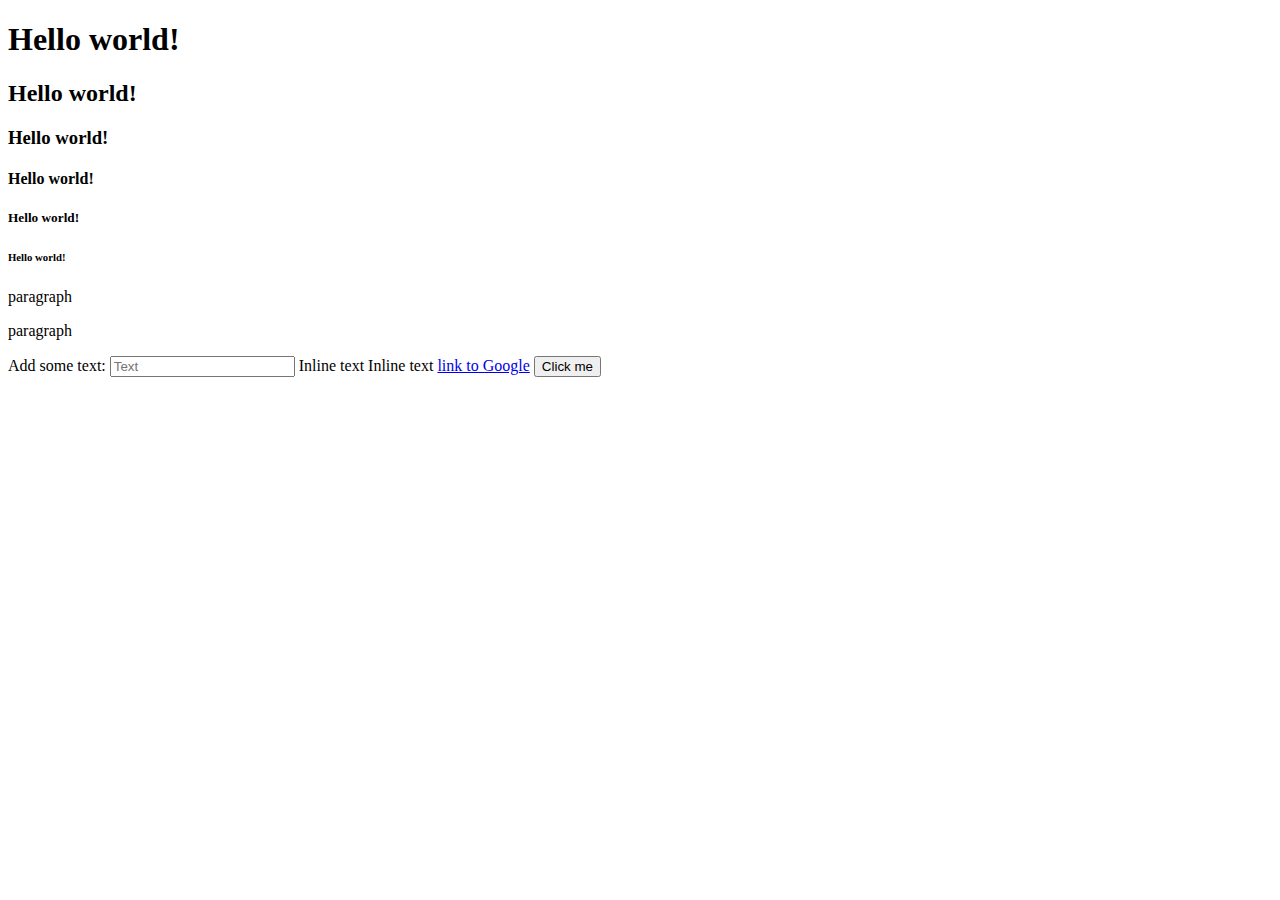
<file: lesson1/Index.Html>
<!DOCTYPE html>
<html lang="en">
<head>
        <title>lesson1</title>
        <meta http-equiv="Content-Type" content="text/html; charset=utf-8">
    </head>
    <body>
        <h1>Hello world!</h1>
        <h2>Hello world!</h2>
        <h3>Hello world!</h3>
        <h4>Hello world!</h4>
        <h5>Hello world!</h5>
        <h6>Hello world!</h6>
        <p>paragraph</p>
        <p>paragraph</p>
        <label>
            Add some text:
            <input type="text" placeholder="Text">
        </label>
        <span>Inline text</span>
        <span>Inline text</span>
        <a href="https://www.google.com.ua/?hl=uk" target="_blank">link to Google</a>
        <button>Click me</button>
    </body>
</html>
</file>
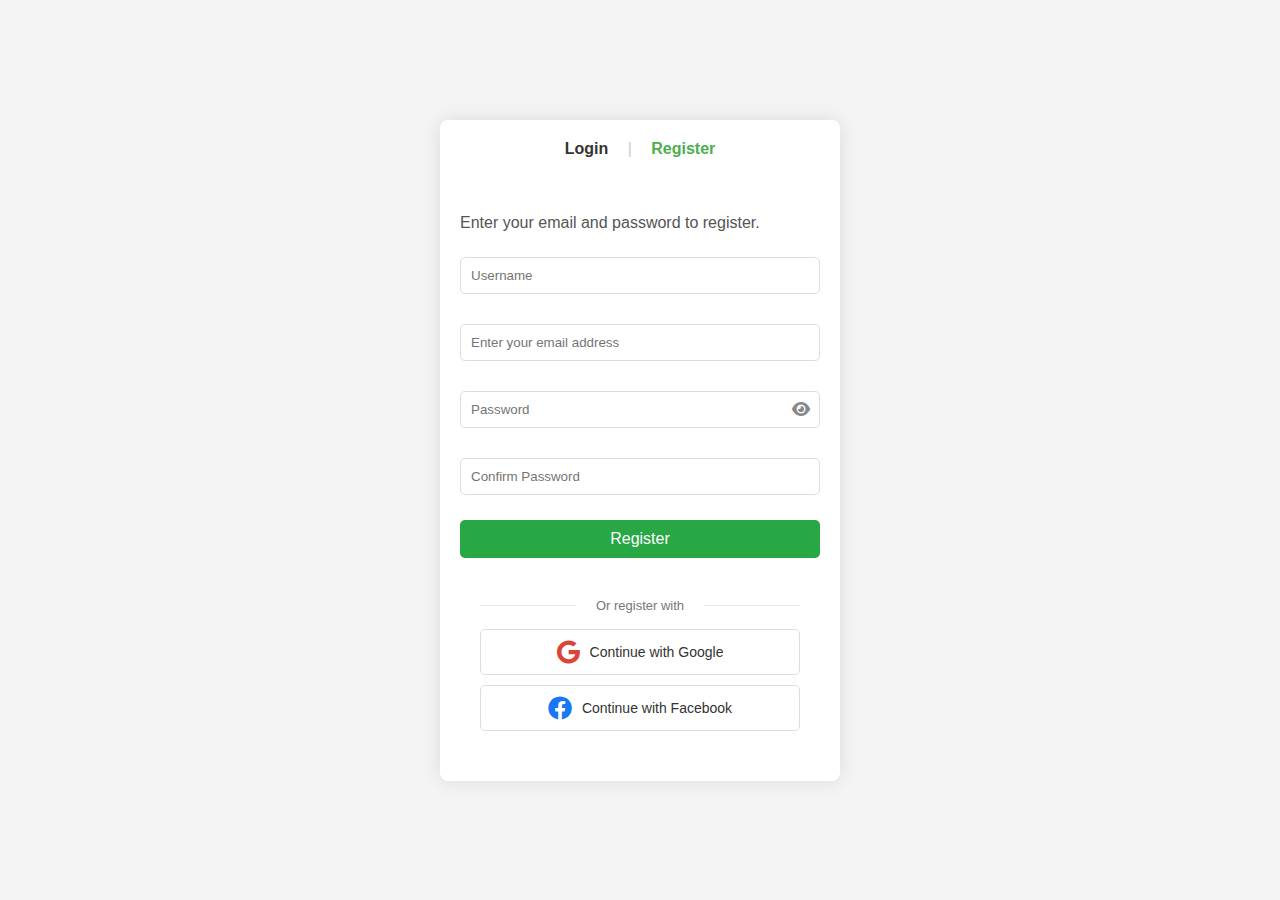
<file: lesson4/index.html>
<!DOCTYPE html>  
<html lang="uk">  
<head>  
    <meta charset="UTF-8">  
    <meta name="viewport" content="width=device-width, initial-scale=1.0">  
    <title>Реєстрація</title>  
    <link rel="stylesheet" href="./pages/style/index.css">
    <link rel="stylesheet" href="https://cdnjs.cloudflare.com/ajax/libs/font-awesome/6.0.0-beta3/css/all.min.css">  
    <style>  
        .input-group {  
            position: relative;  
            margin-bottom: 20px;  
        }  

        .eye-icon {  
            position: absolute;  
            right: 10px;  
            top: 50%;  
            transform: translateY(-50%);  
            cursor: pointer;  
            color: #888;  
        }  

        /* Updated styling for register button */  
        .register-button {  
            background-color: #28a745; /* Green color */  
            color: white;  
            border: none;  
            padding: 10px 20px;  
            cursor: pointer;  
            border-radius: 5px;  
            font-size: 16px; /* Added font size for better visibility */  
            transition: none; /* Disable transition for hover effects */  
        }  

        .social-buttons button {  
            margin-right: 10px;  
        }  

        .social-login {  
            margin-top: 20px; /* Adds space above social login */  
        }  
    </style>  
</head>  
<body>  
<div class="register-container">  
    <div class="register-header">  
        <div class="header-links">  
            <a href="#">Login</a>  
            <span>|</span>  
            <a href="#" class="active">Register</a>  
        </div>  
    </div>  
    <div class="register-form">  
        <p>Enter your email and password to register.</p>  
        <form>  
            <div class="input-group">  
                <input type="text" id="username" name="username" placeholder="Username" required>  
            </div>  
            <div class="input-group">  
                <input type="email" id="email" name="email" placeholder="Enter your email address" required>  
            </div>  
            <div class="input-group">  
                <input type="password" id="password" name="password" placeholder="Password" required>  
                <i class="fa fa-eye eye-icon toggle-password" onclick="togglePassword()"></i>  
            </div>  
            <div class="input-group">  
                <input type="password" id="confirm-password" name="confirm-password" placeholder="Confirm Password" required>  
            </div>  
            <button type="submit" class="register-button">Register</button>  
        </form>  
        <div class="social-login">  
            <div class="social-login-separator">  
                <p>Or register with</p>  
            </div>  
            <div class="social-buttons">  
                <button class="google-btn">
                    <i class="fa-brands fa-google"></i> Continue with Google
                </button>
                <button class="facebook-btn">
                    <i class="fa-brands fa-facebook"></i> Continue with Facebook
                </button>
            </div>  
        </div>  
    </div>  
</div>  
<script>  
    function togglePassword() {  
        const passwordInput = document.getElementById("password");  
        const icon = document.querySelector(".toggle-password");  

        // Toggle the type attribute  
        const type = passwordInput.type === "password" ? "text" : "password";  
        passwordInput.type = type;  

        // Toggle the eye icon  
        icon.classList.toggle("fa-eye");  
        icon.classList.toggle("fa-eye-slash");  
    }  
</script>  
</body>  
</html>
</file>
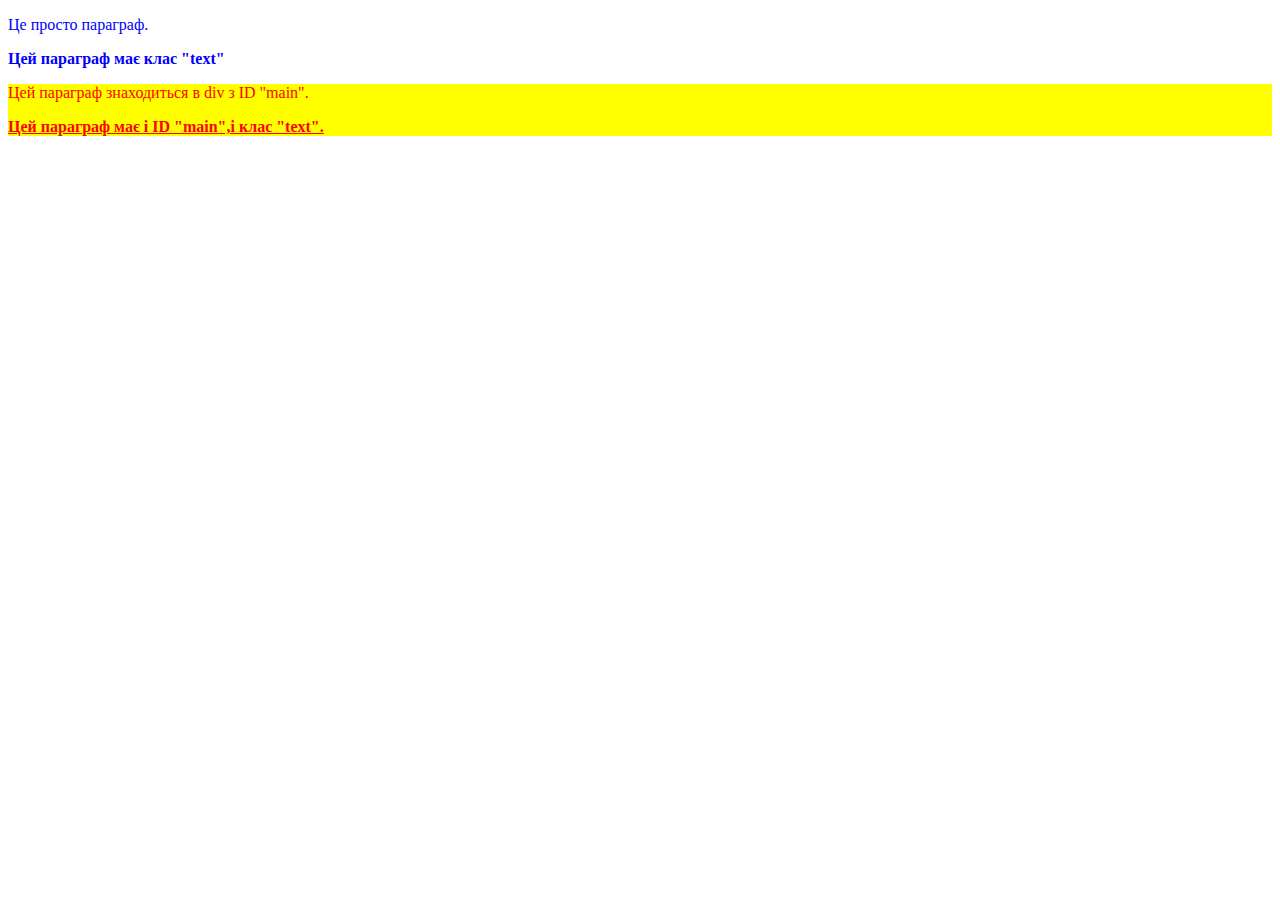
<file: lesson5/index.html>
<!DOCTYPE html>
<html lang="en">
<head>
    <meta charset="UTF-8">
    <meta name="viewport" content="width=device-width, initial-scale=1.0">
    <title>CSS Специфічність</title>
    <link rel="stylesheet" href="./styles/main.css">

</head>
<body>

    <p>Це просто параграф.</p>
    <p class="text">Цей параграф має клас "text"</p>
    <div id="main">
        <p>Цей параграф знаходиться в div з ID "main".</p>
        <p class="text">Цей параграф має i ID "main",i клас "text".</p>
    </div>
</body>

</html>
</file>
<file: lesson4/pages/style/index.css>
body {
    font-family: Arial, sans-serif;
       background-color: #f4f4f4;
        display: flex;
        justify-content: center;
        align-items: center;
        min-height: 100vh;
        margin: 0;
    }

    .register-container {
        background-color: #fff;
        border-radius: 8px;
        box-shadow: 0 0 20px rgba(0, 0, 0, 0.1);
        overflow: hidden;
        width: 400px;
        margin: 20px;
    }

    .register-header {
        padding: 20px;
        display: flex;
        justify-content: center;
        align-items: center;
    }

    .header-links {
        text-align: center;
    }

    .header-links a {
        text-decoration: none;
        color: #333;
        margin: 0 10px;
        font-weight: bold;
    }

    .header-links span {
        color: #ccc;
        margin: 0 5px;
    }

    .header-links a.active {
        color: #4CAF50; 
    }


    .close-button {
        display: none;
    }

    .register-form {
        padding: 20px;
    }

    .register-form p {
        color: #555;
        margin-bottom: 20px;
        text-align: left;
    }

    .input-group {
        margin-bottom: 15px;
    }

    .input-group label {
        display: none;
    }

    .input-group input {
        width: 100%;
        padding: 10px;
        border: 1px solid #ddd;
        border-radius: 5px;
        box-sizing: border-box;
        margin-top: 5px;
        margin-bottom: 5px;
    }

    .register-button {
        background-color: #4CAF50;
        color: white;
        padding: 12px 20px;
        border: none;
        border-radius: 5px;
        cursor: pointer;
        width: 100%;
        font-size: 16px;
    }

    .register-button:hover {
        background-color: #45a049;
    }

    .social-login {
        padding: 20px;
        border-top: none; 
        text-align: center;
    }

    .social-login-separator {
        display: flex;
        align-items: center;
        text-align: center;
        margin-bottom: 15px; 
    }

    .social-login-separator::before,
    .social-login-separator::after {
        content: '';
        flex: 1;
        border-bottom: 1px solid #EAEAEA; 
    }

    .social-login-separator:not(:empty)::before {
        margin-right: 10px;
    }

    .social-login-separator:not(:empty)::after {
        margin-left: 10px;
    }

    .social-login-separator p {
        padding: 0 10px;
        font-family: Arial, sans-serif; 
        font-weight: 400;
        font-size: 13px;
        line-height: 16px;
        letter-spacing: 0;
        color: #777; 
        margin: 0;
    }


    .social-login p {
        
        color: #777;
        margin-bottom: 0px;
    }


    .social-buttons button {
        display: flex;
        align-items: center;
        justify-content: center;
        width: 100%;
        padding: 10px 15px;
        border: 1px solid #ddd;
        border-radius: 5px;
        background-color: white;
        color: #333;
        cursor: pointer;
        margin-bottom: 10px;
        font-size: 14px;
    }

    .social-buttons button img {
        margin-right: 10px;
        height: 20px; 
    }

      
/*facebook*/

.facebook-btn {
    width: 100%;
    padding: 10px;
    font-size: 16px;
    border: none;
    border-radius: 5px;
    display: flex;
    align-items: center;
    justify-content: center;
    margin: 5px 0;
    cursor: pointer;
    background-color: white;
}

.google-btn i {
    color: #DB4437;
    font-size: 24px;
    margin-right: 10px;
}

.facebook-btn {
    background-color: white;
    border: 1px solid white;
}
.facebook-btn i {
    color: #1877f2;
    font-size: 24px;
    margin-right: 10px;
}

.social-buttons button:hover {
        background-color: #f0f0f0;
    }
</file>
<file: lesson5/styles/main.css>
p {
    color: blue; /* Специфічність: 1 */
}
.text {
    font-size: 16px;/* Специфічність: 10 */
}
p.text {
    font-weight: bold;/* Специфічність: 11 */
}
#main {
    background-color: yellow;/* Специфічність: 100 */
}
#main p {
    color: red;/* Специфічність: 101 */
}
#main .text {
    text-decoration: underline;/* Специфічність: 110 */
}
#main .text p {
    letter-spacing: 2px;/* Специфічність: 111 */
}
</file>
